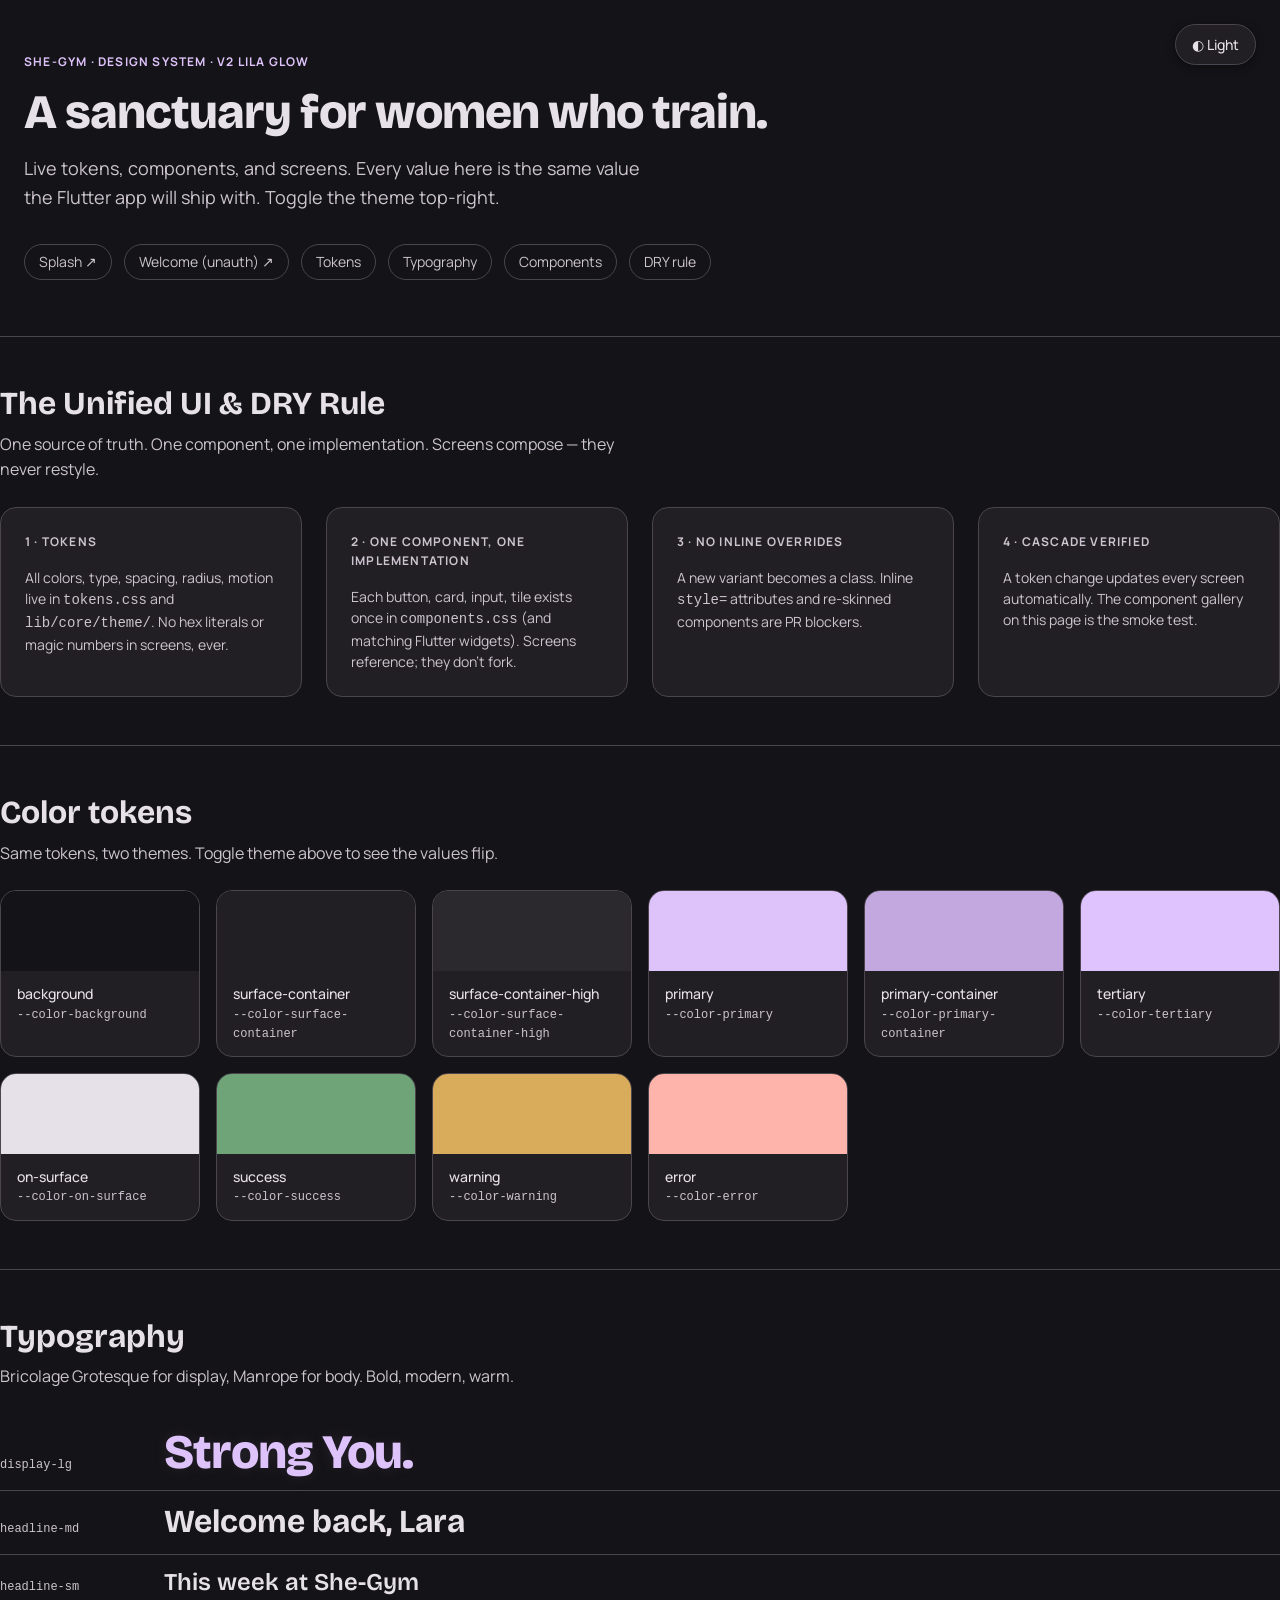
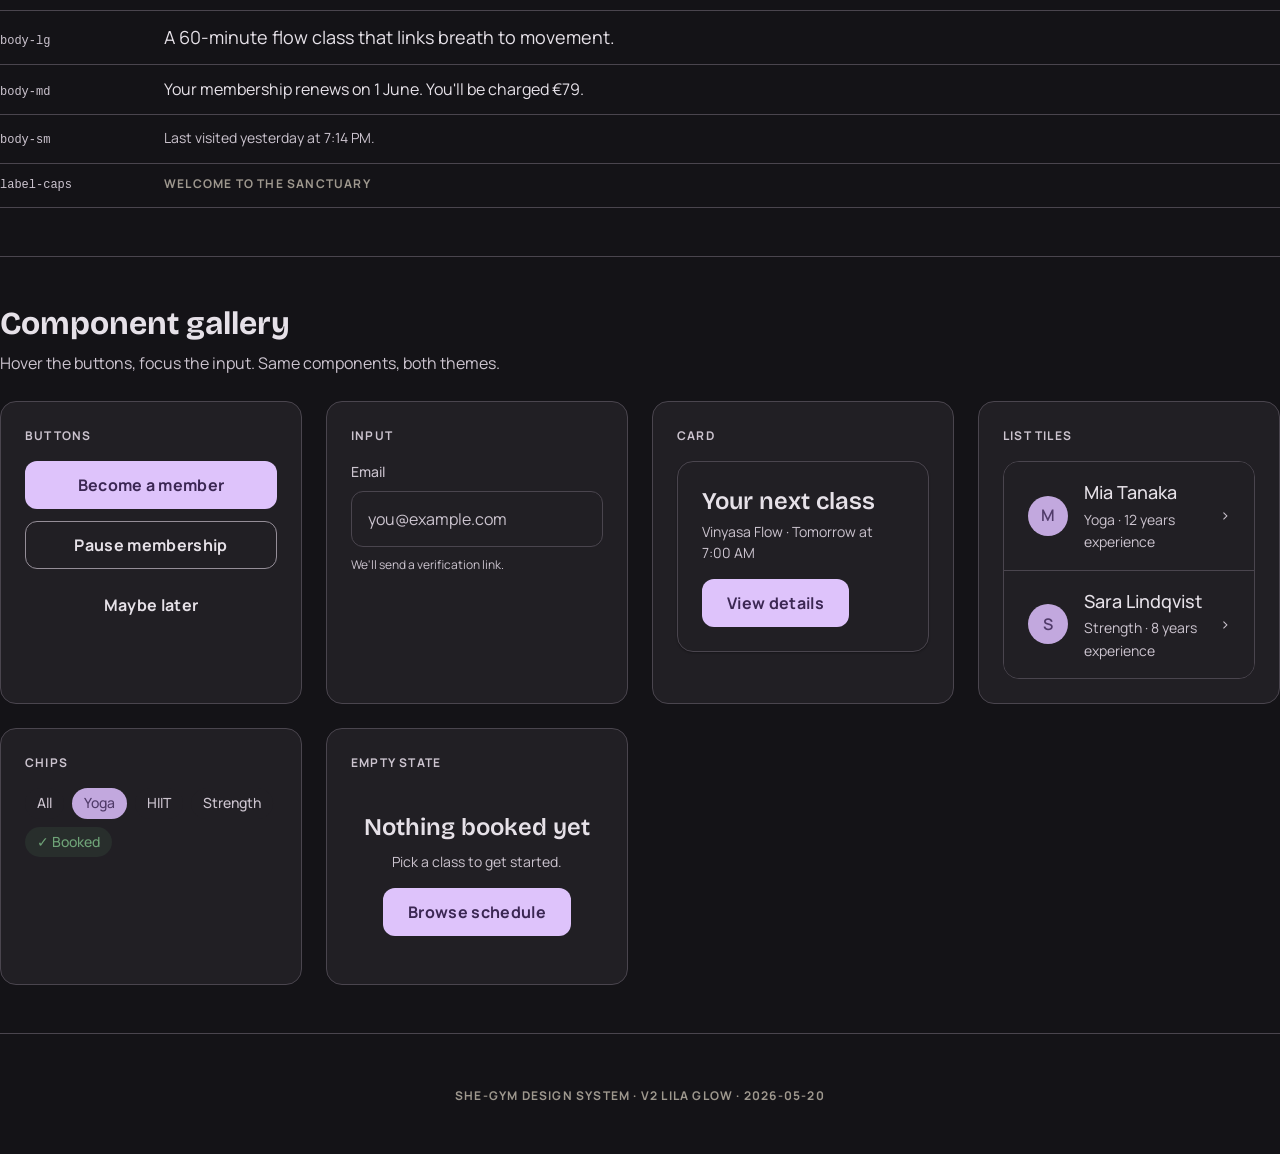
<file: index.html>
<!doctype html>
<html lang="en" data-theme="dark">
<head>
  <meta charset="utf-8" />
  <meta name="viewport" content="width=device-width,initial-scale=1" />
  <title>She-Gym — Design System (Lila Glow v2)</title>
  <link rel="preconnect" href="https://fonts.googleapis.com">
  <link rel="preconnect" href="https://fonts.gstatic.com" crossorigin>
  <link href="https://fonts.googleapis.com/css2?family=Bricolage+Grotesque:wght@600;700;800&family=Manrope:wght@400;500;700&display=swap" rel="stylesheet">
  <link rel="stylesheet" href="tokens.css">
  <link rel="stylesheet" href="components.css">
</head>
<body>

<button class="theme-toggle" onclick="toggleTheme()" id="theme-btn">◐ Light</button>

<header class="container" style="padding-top: var(--space-7); padding-bottom: var(--space-5);">
  <span class="label-caps text-primary">She-Gym · Design System · v2 Lila Glow</span>
  <h1 class="display-lg text-on-surface" style="margin-top: var(--space-3);">A sanctuary for women who train.</h1>
  <p class="body-lg text-on-surface-variant" style="max-width: 640px; margin-top: var(--space-4);">
    Live tokens, components, and screens. Every value here is the same value the Flutter app will ship with. Toggle the theme top-right.
  </p>

  <nav class="nav-pills" style="margin-top: var(--space-6);">
    <a class="nav-pill" href="splash.html">Splash ↗</a>
    <a class="nav-pill" href="welcome.html">Welcome (unauth) ↗</a>
    <a class="nav-pill" href="#tokens">Tokens</a>
    <a class="nav-pill" href="#type">Typography</a>
    <a class="nav-pill" href="#components">Components</a>
    <a class="nav-pill" href="#rule">DRY rule</a>
  </nav>
</header>

<!-- ============== DRY rule ============== -->
<section class="container section" id="rule">
  <div class="section-header">
    <h2 class="headline-md">The Unified UI &amp; DRY Rule</h2>
    <p class="section-lede body-md">One source of truth. One component, one implementation. Screens compose — they never restyle.</p>
  </div>
  <div class="comp-grid">
    <div class="comp-card">
      <div class="comp-card__title">1 · Tokens</div>
      <p class="body-sm text-on-surface-variant">All colors, type, spacing, radius, motion live in <code>tokens.css</code> and <code>lib/core/theme/</code>. No hex literals or magic numbers in screens, ever.</p>
    </div>
    <div class="comp-card">
      <div class="comp-card__title">2 · One component, one implementation</div>
      <p class="body-sm text-on-surface-variant">Each button, card, input, tile exists once in <code>components.css</code> (and matching Flutter widgets). Screens reference; they don't fork.</p>
    </div>
    <div class="comp-card">
      <div class="comp-card__title">3 · No inline overrides</div>
      <p class="body-sm text-on-surface-variant">A new variant becomes a class. Inline <code>style=</code> attributes and re-skinned components are PR blockers.</p>
    </div>
    <div class="comp-card">
      <div class="comp-card__title">4 · Cascade verified</div>
      <p class="body-sm text-on-surface-variant">A token change updates every screen automatically. The component gallery on this page is the smoke test.</p>
    </div>
  </div>
</section>

<!-- ============== Tokens ============== -->
<section class="container section" id="tokens">
  <div class="section-header">
    <h2 class="headline-md">Color tokens</h2>
    <p class="section-lede body-md">Same tokens, two themes. Toggle theme above to see the values flip.</p>
  </div>
  <div class="swatch-grid">
    <div class="swatch"><div class="swatch__chip" style="background: var(--color-background);"></div><div class="swatch__meta"><div class="swatch__name">background</div><div class="swatch__hex">--color-background</div></div></div>
    <div class="swatch"><div class="swatch__chip" style="background: var(--color-surface-container);"></div><div class="swatch__meta"><div class="swatch__name">surface-container</div><div class="swatch__hex">--color-surface-container</div></div></div>
    <div class="swatch"><div class="swatch__chip" style="background: var(--color-surface-container-high);"></div><div class="swatch__meta"><div class="swatch__name">surface-container-high</div><div class="swatch__hex">--color-surface-container-high</div></div></div>
    <div class="swatch"><div class="swatch__chip" style="background: var(--color-primary);"></div><div class="swatch__meta"><div class="swatch__name">primary</div><div class="swatch__hex">--color-primary</div></div></div>
    <div class="swatch"><div class="swatch__chip" style="background: var(--color-primary-container);"></div><div class="swatch__meta"><div class="swatch__name">primary-container</div><div class="swatch__hex">--color-primary-container</div></div></div>
    <div class="swatch"><div class="swatch__chip" style="background: var(--color-tertiary);"></div><div class="swatch__meta"><div class="swatch__name">tertiary</div><div class="swatch__hex">--color-tertiary</div></div></div>
    <div class="swatch"><div class="swatch__chip" style="background: var(--color-on-surface);"></div><div class="swatch__meta"><div class="swatch__name">on-surface</div><div class="swatch__hex">--color-on-surface</div></div></div>
    <div class="swatch"><div class="swatch__chip" style="background: var(--color-success);"></div><div class="swatch__meta"><div class="swatch__name">success</div><div class="swatch__hex">--color-success</div></div></div>
    <div class="swatch"><div class="swatch__chip" style="background: var(--color-warning);"></div><div class="swatch__meta"><div class="swatch__name">warning</div><div class="swatch__hex">--color-warning</div></div></div>
    <div class="swatch"><div class="swatch__chip" style="background: var(--color-error);"></div><div class="swatch__meta"><div class="swatch__name">error</div><div class="swatch__hex">--color-error</div></div></div>
  </div>
</section>

<!-- ============== Typography ============== -->
<section class="container section" id="type">
  <div class="section-header">
    <h2 class="headline-md">Typography</h2>
    <p class="section-lede body-md">Bricolage Grotesque for display, Manrope for body. Bold, modern, warm.</p>
  </div>
  <div class="type-row"><div class="type-row__label">display-lg</div><div class="display-lg text-primary text-glow">Strong You.</div></div>
  <div class="type-row"><div class="type-row__label">headline-md</div><div class="headline-md">Welcome back, Lara</div></div>
  <div class="type-row"><div class="type-row__label">headline-sm</div><div class="headline-sm">This week at She-Gym</div></div>
  <div class="type-row"><div class="type-row__label">body-lg</div><div class="body-lg">A 60-minute flow class that links breath to movement.</div></div>
  <div class="type-row"><div class="type-row__label">body-md</div><div class="body-md">Your membership renews on 1 June. You'll be charged €79.</div></div>
  <div class="type-row"><div class="type-row__label">body-sm</div><div class="body-sm text-on-surface-variant">Last visited yesterday at 7:14 PM.</div></div>
  <div class="type-row"><div class="type-row__label">label-caps</div><div class="label-caps text-cream-dim">Welcome to the sanctuary</div></div>
</section>

<!-- ============== Components ============== -->
<section class="container section" id="components">
  <div class="section-header">
    <h2 class="headline-md">Component gallery</h2>
    <p class="section-lede body-md">Hover the buttons, focus the input. Same components, both themes.</p>
  </div>
  <div class="comp-grid">

    <div class="comp-card">
      <div class="comp-card__title">Buttons</div>
      <div class="comp-stack">
        <button class="btn btn--primary btn--full">Become a member</button>
        <button class="btn btn--secondary btn--full">Pause membership</button>
        <button class="btn btn--ghost btn--full">Maybe later</button>
      </div>
    </div>

    <div class="comp-card">
      <div class="comp-card__title">Input</div>
      <label class="field-label" for="demo-email">Email</label>
      <input id="demo-email" class="input" type="email" placeholder="you@example.com" />
      <div class="field-help">We'll send a verification link.</div>
    </div>

    <div class="comp-card">
      <div class="comp-card__title">Card</div>
      <div class="card">
        <div class="headline-sm">Your next class</div>
        <p class="body-sm text-on-surface-variant" style="margin-top: var(--space-1);">Vinyasa Flow · Tomorrow at 7:00 AM</p>
        <button class="btn btn--primary" style="margin-top: var(--space-4);">View details</button>
      </div>
    </div>

    <div class="comp-card">
      <div class="comp-card__title">List tiles</div>
      <div style="background: var(--color-surface-container); border-radius: var(--radius-lg); overflow: hidden; border: 1px solid var(--color-outline-variant);">
        <a href="#" class="list-tile">
          <div class="list-tile__avatar">M</div>
          <div class="list-tile__text">
            <div class="list-tile__title">Mia Tanaka</div>
            <div class="list-tile__subtitle">Yoga · 12 years experience</div>
          </div>
          <div class="list-tile__trail">›</div>
        </a>
        <a href="#" class="list-tile">
          <div class="list-tile__avatar">S</div>
          <div class="list-tile__text">
            <div class="list-tile__title">Sara Lindqvist</div>
            <div class="list-tile__subtitle">Strength · 8 years experience</div>
          </div>
          <div class="list-tile__trail">›</div>
        </a>
      </div>
    </div>

    <div class="comp-card">
      <div class="comp-card__title">Chips</div>
      <div style="display: flex; flex-wrap: wrap; gap: var(--space-2);">
        <span class="chip">All</span>
        <span class="chip chip--active">Yoga</span>
        <span class="chip">HIIT</span>
        <span class="chip">Strength</span>
        <span class="chip chip--success">✓ Booked</span>
      </div>
    </div>

    <div class="comp-card">
      <div class="comp-card__title">Empty state</div>
      <div style="text-align: center; padding: var(--space-5) 0;">
        <div class="headline-sm">Nothing booked yet</div>
        <p class="body-sm text-on-surface-variant" style="margin: var(--space-2) 0 var(--space-4);">Pick a class to get started.</p>
        <button class="btn btn--primary">Browse schedule</button>
      </div>
    </div>

  </div>
</section>

<!-- ============== Footer ============== -->
<footer class="container section" style="text-align: center;">
  <span class="label-caps text-cream-dim">She-Gym Design System · v2 Lila Glow · 2026-05-20</span>
</footer>

<script>
  function toggleTheme() {
    const html = document.documentElement;
    const isDark = html.getAttribute('data-theme') === 'dark';
    html.setAttribute('data-theme', isDark ? 'light' : 'dark');
    document.getElementById('theme-btn').textContent = isDark ? '◑ Dark' : '◐ Light';
  }
</script>

</body>
</html>
</file>
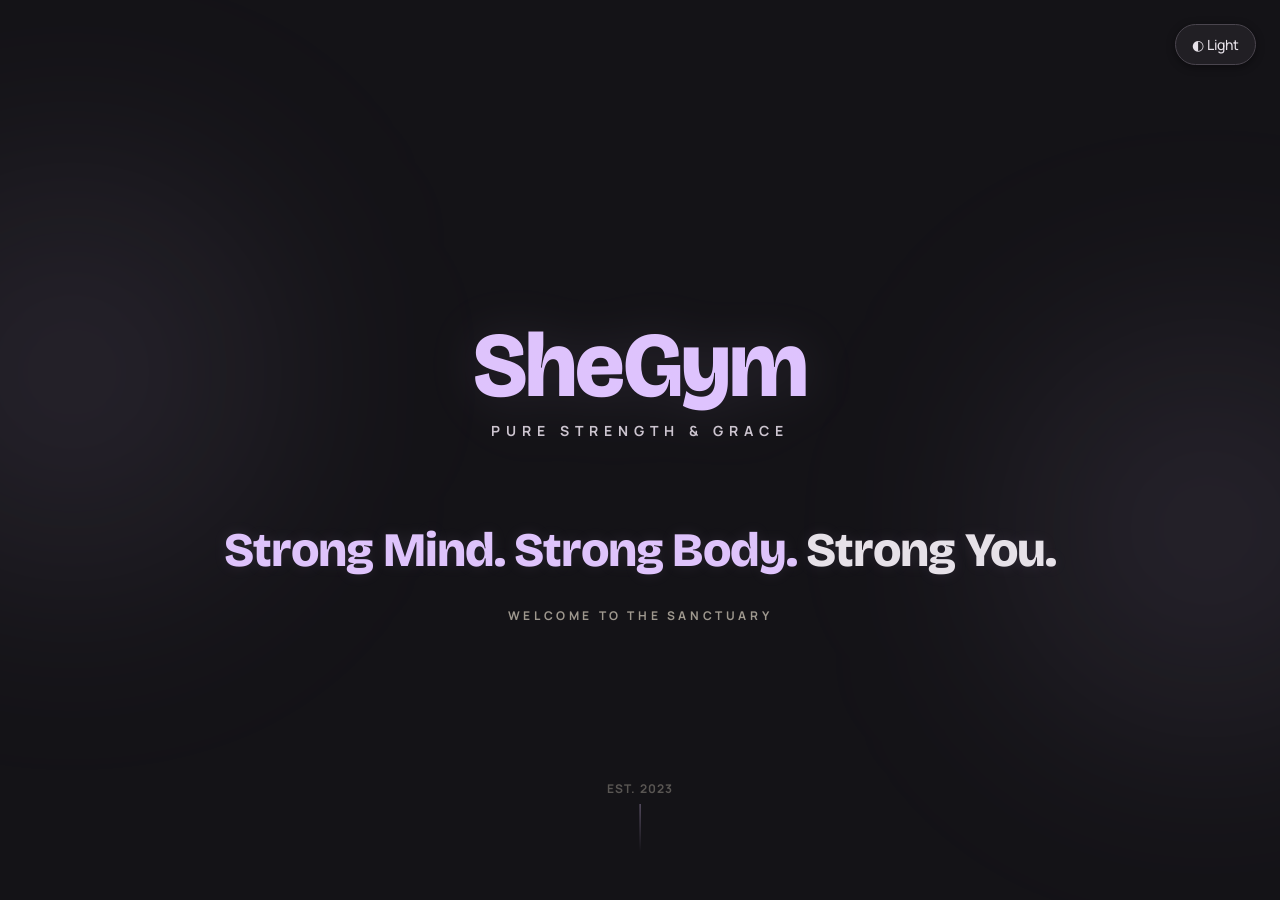
<file: splash.html>
<!doctype html>
<html lang="en" data-theme="dark">
<head>
  <meta charset="utf-8" />
  <meta name="viewport" content="width=device-width,initial-scale=1" />
  <title>She-Gym — Welcome to the Sanctuary</title>
  <link rel="preconnect" href="https://fonts.googleapis.com">
  <link rel="preconnect" href="https://fonts.gstatic.com" crossorigin>
  <link href="https://fonts.googleapis.com/css2?family=Bricolage+Grotesque:wght@600;700;800&family=Manrope:wght@400;500;700&display=swap" rel="stylesheet">
  <link rel="stylesheet" href="tokens.css">
  <link rel="stylesheet" href="components.css">
</head>
<body>

<button class="theme-toggle" onclick="toggleTheme()" id="theme-btn" aria-label="Toggle theme">◐ Light</button>

<main class="splash">
  <div class="glow-orb glow-orb--primary glow-orb--top-left" aria-hidden="true"></div>
  <div class="glow-orb glow-orb--tertiary glow-orb--bottom-right" aria-hidden="true"></div>

  <div class="splash__content">
    <div class="logo-container">
      <svg class="logo-mark" viewBox="0 0 420 200" xmlns="http://www.w3.org/2000/svg" role="img" aria-label="SheGym">
        <defs>
          <linearGradient id="logoGrad" x1="0" y1="0" x2="1" y2="1">
            <stop offset="0%"  stop-color="var(--color-primary)" />
            <stop offset="100%" stop-color="var(--color-tertiary)" />
          </linearGradient>
        </defs>
        <text x="210" y="120" text-anchor="middle"
              font-family="Bricolage Grotesque, serif"
              font-size="92"
              font-weight="800"
              letter-spacing="-2"
              fill="url(#logoGrad)">SheGym</text>
        <text x="210" y="160" text-anchor="middle"
              font-family="Manrope, sans-serif"
              font-size="14"
              font-weight="700"
              letter-spacing="6"
              fill="var(--color-on-surface-variant)">PURE STRENGTH &amp; GRACE</text>
      </svg>
    </div>

    <div class="splash__tagline fade-in fade-in--delay-1">
      <h1 class="display-lg text-primary text-glow">
        Strong Mind. <br class="md-only">
        Strong Body. <br class="md-only">
        <span class="text-on-surface">Strong You.</span>
      </h1>
    </div>

    <p class="splash__welcome label-caps text-cream-dim fade-in fade-in--delay-2" style="letter-spacing: 0.3em;">
      Welcome to the Sanctuary
    </p>
  </div>

  <div class="splash__deco deco-mark">
    <span class="label-caps text-cream-dim">EST. 2023</span>
    <div class="divider--vertical"></div>
  </div>
</main>

<script>
  function toggleTheme() {
    const html = document.documentElement;
    const isDark = html.getAttribute('data-theme') === 'dark';
    html.setAttribute('data-theme', isDark ? 'light' : 'dark');
    document.getElementById('theme-btn').textContent = isDark ? '◑ Dark' : '◐ Light';
  }
  // Show <br> only on mobile via a tiny inline rule (kept here, single place)
  const css = document.createElement('style');
  css.textContent = '.md-only { display: inline; } @media (min-width: 768px) { .md-only { display: none; } }';
  document.head.appendChild(css);
</script>

</body>
</html>
</file>
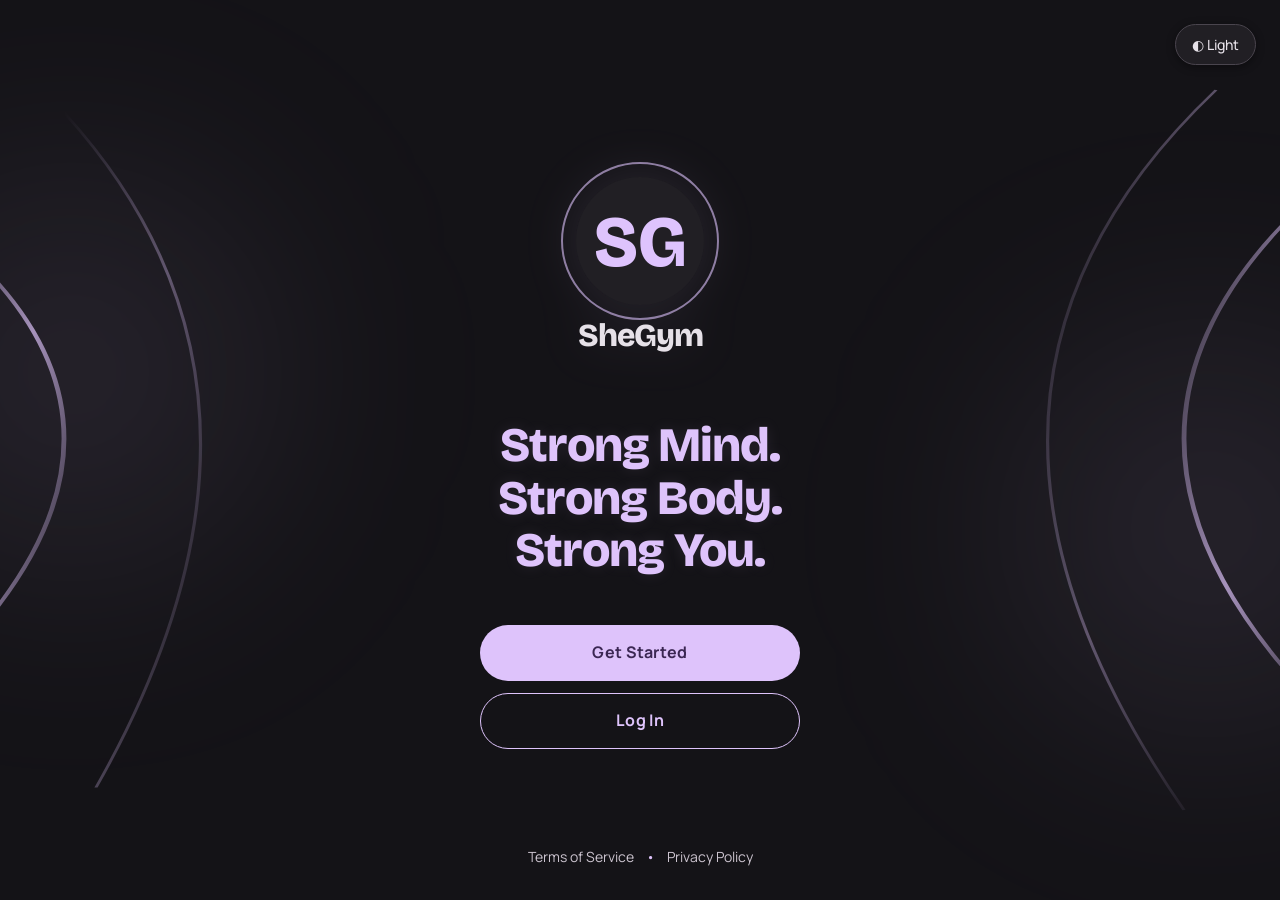
<file: welcome.html>
<!doctype html>
<html lang="en" data-theme="dark">
<head>
  <meta charset="utf-8" />
  <meta name="viewport" content="width=device-width,initial-scale=1" />
  <title>She-Gym — Welcome</title>
  <link rel="preconnect" href="https://fonts.googleapis.com">
  <link rel="preconnect" href="https://fonts.gstatic.com" crossorigin>
  <link href="https://fonts.googleapis.com/css2?family=Bricolage+Grotesque:wght@600;700;800&family=Manrope:wght@400;500;700&display=swap" rel="stylesheet">
  <link rel="stylesheet" href="tokens.css">
  <link rel="stylesheet" href="components.css">
</head>
<body>

<button class="theme-toggle" onclick="toggleTheme()" id="theme-btn">◐ Light</button>

<main class="splash">

  <!-- Atmospheric glows (token-driven) -->
  <div class="glow-orb glow-orb--primary glow-orb--top-left" aria-hidden="true"></div>
  <div class="glow-orb glow-orb--tertiary glow-orb--bottom-right" aria-hidden="true"></div>

  <!-- Decorative edge streaks -->
  <div class="edge-streaks" aria-hidden="true">
    <svg viewBox="0 0 400 800" preserveAspectRatio="none" xmlns="http://www.w3.org/2000/svg">
      <defs>
        <linearGradient id="streakGrad" x1="0" y1="0" x2="1" y2="1">
          <stop offset="0%"  stop-color="var(--color-primary)" stop-opacity="0"/>
          <stop offset="50%" stop-color="var(--color-primary)" stop-opacity="0.7"/>
          <stop offset="100%" stop-color="var(--color-primary)" stop-opacity="0"/>
        </linearGradient>
      </defs>
      <!-- Left curve -->
      <path d="M -20 200 Q 60 380 -20 600" fill="none" stroke="url(#streakGrad)" stroke-width="1.5" />
      <path d="M 20 100 Q 100 350 30 700" fill="none" stroke="url(#streakGrad)" stroke-width="1" opacity="0.5" />
      <!-- Right curve -->
      <path d="M 420 150 Q 320 380 420 650" fill="none" stroke="url(#streakGrad)" stroke-width="1.5" />
      <path d="M 380 80 Q 280 350 370 720" fill="none" stroke="url(#streakGrad)" stroke-width="1" opacity="0.5" />
    </svg>
  </div>

  <!-- Hero content -->
  <div class="splash__content">

    <div class="logo-container">
      <svg class="logo-mark" viewBox="0 0 420 220" xmlns="http://www.w3.org/2000/svg" role="img" aria-label="SheGym">
        <defs>
          <linearGradient id="logoGrad" x1="0" y1="0" x2="1" y2="1">
            <stop offset="0%"   stop-color="var(--color-primary)"/>
            <stop offset="100%" stop-color="var(--color-tertiary)"/>
          </linearGradient>
        </defs>
        <!-- Decorative ring -->
        <circle cx="210" cy="90" r="78" fill="none" stroke="url(#logoGrad)" stroke-width="2" opacity="0.6"/>
        <circle cx="210" cy="90" r="64" fill="var(--color-surface-container)" />
        <!-- Monogram -->
        <text x="210" y="115" text-anchor="middle"
              font-family="Bricolage Grotesque, serif"
              font-size="72" font-weight="800"
              fill="url(#logoGrad)">SG</text>
        <!-- Wordmark -->
        <text x="210" y="195" text-anchor="middle"
              font-family="Bricolage Grotesque, serif"
              font-size="32" font-weight="800"
              letter-spacing="-1"
              fill="var(--color-on-surface)">SheGym</text>
      </svg>
    </div>

    <div class="splash__tagline fade-in fade-in--delay-1">
      <h1 class="display-lg text-primary text-glow">
        Strong Mind.<br>
        Strong Body.<br>
        Strong You.
      </h1>
    </div>

    <div class="splash__ctas fade-in fade-in--delay-2">
      <a href="#" class="btn btn--primary btn--lg btn--pill btn--full">Get Started</a>
      <a href="#" class="btn btn--secondary btn--lg btn--pill btn--full">Log In</a>
    </div>

  </div>

  <!-- Footer legal links -->
  <div class="splash__footer">
    <nav class="footer-links">
      <a href="#">Terms of Service</a>
      <span class="footer-links__sep">•</span>
      <a href="#">Privacy Policy</a>
    </nav>
  </div>

</main>

<script>
  function toggleTheme() {
    const html = document.documentElement;
    const isDark = html.getAttribute('data-theme') === 'dark';
    html.setAttribute('data-theme', isDark ? 'light' : 'dark');
    document.getElementById('theme-btn').textContent = isDark ? '◑ Dark' : '◐ Light';
  }
</script>

</body>
</html>
</file>
<file: tokens.css>
/* =================================================================
   She-Gym — Design Tokens (Lila Glow v2)
   Single source of truth. Every color, size, font, and motion value
   the app uses is declared here. No screen or component is allowed
   to hardcode hex values or magic numbers.
   ================================================================= */

:root {
  /* ---------- COLOR — LIGHT THEME (default) ---------- */
  --color-background:                #FAF7F2;
  --color-surface:                   #FAF7F2;
  --color-surface-container-lowest:  #FFFFFF;
  --color-surface-container-low:     #F8F2E9;
  --color-surface-container:         #F2EEE5;
  --color-surface-container-high:    #EDE4D2;
  --color-surface-container-highest: #E8DEC8;
  --color-surface-bright:            #FFFFFF;
  --color-surface-dim:               #F2EEE5;

  --color-on-surface:                #2A2622;
  --color-on-surface-variant:        #4E483F;
  --color-on-background:             #2A2622;

  --color-primary:                   #6B49A3;
  --color-on-primary:                #FFFFFF;
  --color-primary-container:         #E9D9FF;
  --color-on-primary-container:      #2A1759;

  --color-secondary:                 #6E6457;
  --color-on-secondary:              #FFFFFF;
  --color-secondary-container:       #EAE2D0;
  --color-on-secondary-container:    #2A2419;

  --color-tertiary:                  #7E5BB8;
  --color-on-tertiary:               #FFFFFF;
  --color-tertiary-container:        #EDDCFF;
  --color-on-tertiary-container:     #2A1759;

  --color-error:                     #B85450;
  --color-on-error:                  #FFFFFF;
  --color-success:                   #4A7C59;
  --color-warning:                   #C9963D;
  --color-info:                      #5B7FA8;

  --color-outline:                   #9A9082;
  --color-outline-variant:           #CDC4B3;

  --color-cream-dim:                 rgba(42, 38, 34, 0.62);
  --color-lila-soft:                 rgba(107, 73, 163, 0.10);
  --color-glass-border:              rgba(42, 38, 34, 0.08);

  /* Glow tints used by atmospheric backgrounds */
  --color-glow-primary:              rgba(126, 91, 184, 0.18);
  --color-glow-tertiary:             rgba(194, 168, 222, 0.20);

  /* ---------- TYPOGRAPHY ---------- */
  --font-display: 'Bricolage Grotesque', Georgia, serif;
  --font-body:    'Manrope', -apple-system, BlinkMacSystemFont, 'Inter', sans-serif;

  --type-display-lg-size:     48px;
  --type-display-lg-line:     1.1;
  --type-display-lg-tracking: -0.02em;
  --type-display-lg-weight:   800;

  --type-display-lg-mobile-size: 36px;
  --type-display-lg-mobile-line: 1.1;
  --type-display-lg-mobile-weight: 800;

  --type-headline-md-size:    32px;
  --type-headline-md-line:    1.2;
  --type-headline-md-weight:  700;

  --type-headline-sm-size:    24px;
  --type-headline-sm-line:    1.3;
  --type-headline-sm-weight:  600;

  --type-body-lg-size:        18px;
  --type-body-lg-line:        1.6;
  --type-body-lg-weight:      400;

  --type-body-md-size:        16px;
  --type-body-md-line:        1.6;
  --type-body-md-weight:      400;

  --type-body-sm-size:        14px;
  --type-body-sm-line:        1.5;
  --type-body-sm-weight:      400;

  --type-label-caps-size:     12px;
  --type-label-caps-line:     1.2;
  --type-label-caps-tracking: 0.1em;
  --type-label-caps-weight:   700;

  --type-cta-size:            16px;
  --type-cta-line:            1;
  --type-cta-tracking:        0.02em;
  --type-cta-weight:          700;

  /* ---------- SPACING ---------- */
  --space-1: 4px;
  --space-2: 8px;
  --space-3: 12px;
  --space-4: 16px;
  --space-5: 24px;
  --space-6: 32px;
  --space-7: 48px;
  --space-8: 64px;
  --space-9: 96px;

  --gutter:           24px;
  --margin-mobile:    16px;
  --stack-xs:          8px;
  --stack-md:         24px;
  --stack-lg:         48px;
  --container-max: 1280px;

  /* ---------- RADIUS ---------- */
  --radius-xs:   4px;
  --radius-sm:   8px;
  --radius-md:  12px;
  --radius-lg:  16px;
  --radius-xl:  24px;
  --radius-full: 9999px;

  /* ---------- ELEVATION ---------- */
  --elev-0: none;
  --elev-1: 0 1px 2px rgba(20, 15, 10, 0.04);
  --elev-2: 0 2px 8px rgba(20, 15, 10, 0.06);
  --elev-3: 0 8px 24px rgba(20, 15, 10, 0.08);

  /* ---------- MOTION ---------- */
  --motion-instant: 100ms;
  --motion-quick:   150ms;
  --motion-default: 250ms;
  --motion-slow:    400ms;
  --motion-ambient: 6000ms;
  --easing:         cubic-bezier(0.2, 0.0, 0.0, 1.0);

  /* ---------- LAYOUT ---------- */
  --phone-width:   340px;
  --phone-height:  720px;
}

/* ---------- DARK THEME OVERRIDES ---------- */
[data-theme="dark"] {
  --color-background:                #141317;
  --color-surface:                   #141317;
  --color-surface-container-lowest:  #0F0D12;
  --color-surface-container-low:     #1D1B20;
  --color-surface-container:         #211F24;
  --color-surface-container-high:    #2B292E;
  --color-surface-container-highest: #363439;
  --color-surface-bright:            #3B383E;
  --color-surface-dim:               #141317;

  --color-on-surface:                #E6E1E8;
  --color-on-surface-variant:        #CCC4CF;
  --color-on-background:             #E6E1E8;

  --color-primary:                   #DEC3FB;
  --color-on-primary:                #3B2753;
  --color-primary-container:         #C2A8DE;
  --color-on-primary-container:      #503B69;

  --color-secondary:                 #CEC6B5;
  --color-on-secondary:              #343024;
  --color-secondary-container:       #4B4639;
  --color-on-secondary-container:    #BCB4A4;

  --color-tertiary:                  #DEC3FF;
  --color-on-tertiary:               #3C235F;
  --color-tertiary-container:        #C4A6EB;
  --color-on-tertiary-container:     #523875;

  --color-error:                     #FFB4AB;
  --color-on-error:                  #690005;
  --color-success:                   #6FA378;
  --color-warning:                   #D9AC5C;
  --color-info:                      #7BA0CC;

  --color-outline:                   #958E98;
  --color-outline-variant:           #4A454E;

  --color-cream-dim:                 rgba(243, 234, 216, 0.62);
  --color-lila-soft:                 rgba(194, 168, 222, 0.18);
  --color-glass-border:              rgba(248, 240, 225, 0.10);

  --color-glow-primary:              rgba(222, 195, 251, 0.10);
  --color-glow-tertiary:             rgba(222, 195, 255, 0.10);

  --elev-1: 0 1px 2px rgba(0, 0, 0, 0.30);
  --elev-2: 0 2px 8px rgba(0, 0, 0, 0.40);
  --elev-3: 0 8px 24px rgba(0, 0, 0, 0.50);
}
</file>
<file: components.css>
/* =================================================================
   She-Gym — Component library
   Every reusable visual element lives here. Screens reference these
   classes only; they never restyle them or override with inline values.
   ================================================================= */

/* ---------- RESET ---------- */
*, *::before, *::after { box-sizing: border-box; margin: 0; padding: 0; }
html { scroll-behavior: smooth; }
body {
  font-family: var(--font-body);
  font-size: var(--type-body-md-size);
  line-height: var(--type-body-md-line);
  color: var(--color-on-background);
  background: var(--color-background);
  -webkit-font-smoothing: antialiased;
  transition: background var(--motion-default) var(--easing), color var(--motion-default) var(--easing);
}
a { color: inherit; text-decoration: none; }
img { max-width: 100%; display: block; }

/* ---------- TYPOGRAPHY ---------- */
.display-lg {
  font-family: var(--font-display);
  font-size: var(--type-display-lg-mobile-size);
  line-height: var(--type-display-lg-mobile-line);
  font-weight: var(--type-display-lg-mobile-weight);
  letter-spacing: var(--type-display-lg-tracking);
}
@media (min-width: 768px) {
  .display-lg {
    font-size: var(--type-display-lg-size);
    line-height: var(--type-display-lg-line);
    font-weight: var(--type-display-lg-weight);
  }
}
.headline-md { font-family: var(--font-display); font-size: var(--type-headline-md-size); line-height: var(--type-headline-md-line); font-weight: var(--type-headline-md-weight); }
.headline-sm { font-family: var(--font-display); font-size: var(--type-headline-sm-size); line-height: var(--type-headline-sm-line); font-weight: var(--type-headline-sm-weight); }
.body-lg     { font-size: var(--type-body-lg-size); line-height: var(--type-body-lg-line); font-weight: var(--type-body-lg-weight); }
.body-md     { font-size: var(--type-body-md-size); line-height: var(--type-body-md-line); font-weight: var(--type-body-md-weight); }
.body-sm     { font-size: var(--type-body-sm-size); line-height: var(--type-body-sm-line); font-weight: var(--type-body-sm-weight); }
.label-caps  {
  font-size: var(--type-label-caps-size);
  line-height: var(--type-label-caps-line);
  letter-spacing: var(--type-label-caps-tracking);
  font-weight: var(--type-label-caps-weight);
  text-transform: uppercase;
}
.cta-text    { font-size: var(--type-cta-size); line-height: var(--type-cta-line); letter-spacing: var(--type-cta-tracking); font-weight: var(--type-cta-weight); }

.text-primary       { color: var(--color-primary); }
.text-on-surface    { color: var(--color-on-surface); }
.text-on-surface-variant { color: var(--color-on-surface-variant); }
.text-cream-dim     { color: var(--color-cream-dim); }
.text-tertiary      { color: var(--color-tertiary); }
.text-glow {
  text-shadow: 0 0 15px var(--color-glow-tertiary);
}

/* ---------- LAYOUT HELPERS ---------- */
.container {
  width: 100%;
  max-width: var(--container-max);
  margin: 0 auto;
  padding: 0 var(--gutter);
}
.section {
  padding: var(--space-7) 0;
  border-top: 1px solid var(--color-outline-variant);
}
.section-header {
  margin-bottom: var(--stack-md);
}
.section-lede {
  color: var(--color-on-surface-variant);
  max-width: 640px;
  margin-top: var(--space-2);
}

/* ---------- BUTTONS ---------- */
.btn {
  display: inline-flex;
  align-items: center;
  justify-content: center;
  gap: var(--space-2);
  height: 48px;
  padding: 0 var(--space-5);
  border-radius: var(--radius-md);
  border: 1px solid transparent;
  font-family: var(--font-body);
  font-size: var(--type-cta-size);
  font-weight: var(--type-cta-weight);
  letter-spacing: var(--type-cta-tracking);
  cursor: pointer;
  transition: background var(--motion-quick) var(--easing), transform var(--motion-quick) var(--easing), border-color var(--motion-quick) var(--easing);
  white-space: nowrap;
}
.btn:active { transform: scale(0.98); }
.btn--primary {
  background: var(--color-primary);
  color: var(--color-on-primary);
}
.btn--primary:hover { background: var(--color-on-primary-container); color: var(--color-primary-container); }
.btn--secondary {
  background: transparent;
  color: var(--color-on-surface);
  border-color: var(--color-outline);
}
.btn--secondary:hover { background: var(--color-surface-container); }
.btn--ghost {
  background: transparent;
  color: var(--color-on-surface);
}
.btn--ghost:hover { background: var(--color-surface-container); }
.btn--full { width: 100%; }
.btn--lg { height: 56px; padding: 0 var(--space-6); }
.btn--pill { border-radius: var(--radius-full); }
.btn--secondary.btn--pill { border-color: var(--color-primary); color: var(--color-primary); }
.btn--secondary.btn--pill:hover { background: var(--color-lila-soft); }

/* ---------- INPUTS ---------- */
.input {
  width: 100%;
  height: 56px;
  background: var(--color-surface-container);
  border: 1px solid var(--color-outline-variant);
  border-radius: var(--radius-md);
  padding: 0 var(--space-4);
  font-family: var(--font-body);
  font-size: var(--type-body-md-size);
  color: var(--color-on-surface);
  transition: border-color var(--motion-quick) var(--easing);
}
.input:focus { outline: none; border-color: var(--color-primary); border-width: 2px; padding: 0 calc(var(--space-4) - 1px); }
.input::placeholder { color: var(--color-on-surface-variant); }
.field-label { display: block; font-size: var(--type-body-sm-size); font-weight: 500; color: var(--color-on-surface-variant); margin-bottom: var(--space-2); }
.field-help  { font-size: var(--type-label-caps-size); color: var(--color-on-surface-variant); margin-top: var(--space-2); }

/* ---------- CARD ---------- */
.card {
  background: var(--color-surface-container);
  border: 1px solid var(--color-outline-variant);
  border-radius: var(--radius-lg);
  padding: var(--space-5);
  box-shadow: var(--elev-1);
}
.card--raised {
  background: var(--color-surface-container-high);
  box-shadow: var(--elev-2);
}

/* ---------- LIST TILE ---------- */
.list-tile {
  display: flex;
  align-items: center;
  gap: var(--space-4);
  padding: var(--space-4) var(--space-5);
  min-height: 64px;
  background: var(--color-surface-container);
  border-bottom: 1px solid var(--color-outline-variant);
  text-decoration: none;
  color: inherit;
}
.list-tile:last-child { border-bottom: none; }
.list-tile__avatar {
  width: 40px;
  height: 40px;
  border-radius: var(--radius-full);
  background: var(--color-primary-container);
  color: var(--color-on-primary-container);
  display: flex; align-items: center; justify-content: center;
  font-weight: 600;
  flex-shrink: 0;
}
.list-tile__text { flex: 1; min-width: 0; }
.list-tile__title { font-size: var(--type-body-lg-size); font-weight: 500; }
.list-tile__subtitle { font-size: var(--type-body-sm-size); color: var(--color-on-surface-variant); margin-top: 2px; }
.list-tile__trail { color: var(--color-on-surface-variant); }

/* ---------- CHIPS ---------- */
.chip {
  display: inline-flex;
  align-items: center;
  padding: var(--space-1) var(--space-3);
  border-radius: var(--radius-full);
  background: var(--color-surface-container);
  color: var(--color-on-surface-variant);
  font-size: var(--type-body-sm-size);
  font-weight: 500;
}
.chip--active   { background: var(--color-primary-container); color: var(--color-on-primary-container); }
.chip--success  { background: rgba(74, 124, 89, 0.16); color: var(--color-success); }
.chip--outline  { background: transparent; border: 1px solid var(--color-outline-variant); }

/* ---------- DIVIDER ---------- */
.divider {
  height: 1px;
  background: var(--color-outline-variant);
  border: none;
}
.divider--vertical {
  width: 1px;
  height: 48px;
  background: linear-gradient(to bottom, var(--color-primary), transparent);
}

/* ---------- ATMOSPHERIC GLOW ---------- */
@keyframes glow-pulse {
  0%, 100% { opacity: 0.5; transform: scale(1); }
  50%      { opacity: 1;   transform: scale(1.08); }
}
@keyframes float-subtle {
  0%, 100% { transform: translateY(0); }
  50%      { transform: translateY(-10px); }
}
@keyframes fade-in {
  from { opacity: 0; transform: translateY(20px); }
  to   { opacity: 1; transform: translateY(0); }
}

.glow-orb {
  position: absolute;
  width: 384px;
  height: 384px;
  border-radius: var(--radius-full);
  filter: blur(120px);
  pointer-events: none;
  animation: glow-pulse var(--motion-ambient) ease-in-out infinite;
}
.glow-orb--primary  { background: var(--color-glow-primary); }
.glow-orb--tertiary { background: var(--color-glow-tertiary); animation-duration: 8000ms; animation-delay: 1s; }
.glow-orb--top-left     { top: 20%;    left: -120px; }
.glow-orb--bottom-right { bottom: 20%; right: -120px; }

/* ---------- LOGO ---------- */
.logo-container {
  filter: drop-shadow(0 0 25px var(--color-glow-tertiary));
  animation: float-subtle 4s ease-in-out infinite;
}
.logo-mark {
  width: 280px;
  max-width: 100%;
  height: auto;
  display: block;
}
@media (min-width: 768px) {
  .logo-mark { width: 420px; }
}

/* ---------- FADE-IN ENTRY ---------- */
.fade-in {
  opacity: 0;
  animation: fade-in 1.5s ease-out forwards;
}
.fade-in--delay-1 { animation-delay: 0.3s; }
.fade-in--delay-2 { animation-delay: 0.6s; }

/* ---------- DECORATIVE MARK ---------- */
.deco-mark {
  display: flex;
  flex-direction: column;
  align-items: center;
  gap: var(--space-2);
  opacity: 0.5;
}

/* ---------- THEME TOGGLE ---------- */
.theme-toggle {
  position: fixed;
  top: var(--space-5);
  right: var(--space-5);
  z-index: 100;
  display: inline-flex;
  align-items: center;
  gap: var(--space-2);
  padding: 10px 16px;
  border-radius: var(--radius-full);
  background: var(--color-surface-container);
  border: 1px solid var(--color-outline-variant);
  color: var(--color-on-surface);
  font-family: var(--font-body);
  font-size: var(--type-body-sm-size);
  font-weight: 500;
  cursor: pointer;
  box-shadow: var(--elev-2);
  transition: background var(--motion-quick) var(--easing);
}
.theme-toggle:hover { background: var(--color-surface-container-high); }

/* ---------- NAVIGATION ---------- */
.nav-pills {
  display: flex;
  flex-wrap: wrap;
  gap: var(--space-3);
  padding-bottom: var(--space-6);
}
.nav-pill {
  padding: 6px 14px;
  border-radius: var(--radius-full);
  border: 1px solid var(--color-outline-variant);
  font-size: var(--type-body-sm-size);
  color: var(--color-on-surface-variant);
  transition: all var(--motion-quick) var(--easing);
}
.nav-pill:hover {
  color: var(--color-on-surface);
  border-color: var(--color-outline);
  background: var(--color-surface-container);
}

/* ---------- SWATCH (token gallery) ---------- */
.swatch-grid {
  display: grid;
  grid-template-columns: repeat(auto-fill, minmax(200px, 1fr));
  gap: var(--space-4);
}
.swatch {
  border-radius: var(--radius-lg);
  overflow: hidden;
  border: 1px solid var(--color-outline-variant);
  background: var(--color-surface-container);
}
.swatch__chip { height: 80px; }
.swatch__meta { padding: var(--space-3) var(--space-4); }
.swatch__name { font-weight: 500; font-size: var(--type-body-sm-size); }
.swatch__hex  { font-family: 'SF Mono', Menlo, monospace; font-size: var(--type-label-caps-size); color: var(--color-on-surface-variant); }

/* ---------- TYPE ROW (type gallery) ---------- */
.type-row {
  display: grid;
  grid-template-columns: 140px 1fr;
  gap: var(--space-5);
  align-items: baseline;
  padding: var(--space-3) 0;
  border-bottom: 1px solid var(--color-outline-variant);
}
.type-row__label {
  font-family: 'SF Mono', Menlo, monospace;
  font-size: var(--type-label-caps-size);
  color: var(--color-on-surface-variant);
}

/* ---------- COMPONENT GALLERY ---------- */
.comp-grid {
  display: grid;
  grid-template-columns: repeat(auto-fill, minmax(280px, 1fr));
  gap: var(--space-5);
}
.comp-card {
  background: var(--color-surface-container);
  border: 1px solid var(--color-outline-variant);
  border-radius: var(--radius-lg);
  padding: var(--space-5);
}
.comp-card__title {
  font-size: var(--type-label-caps-size);
  letter-spacing: var(--type-label-caps-tracking);
  font-weight: var(--type-label-caps-weight);
  text-transform: uppercase;
  color: var(--color-on-surface-variant);
  margin-bottom: var(--space-4);
}
.comp-stack > * + * { margin-top: var(--space-3); }

/* ---------- PHONE FRAME ---------- */
.phone {
  width: var(--phone-width);
  height: var(--phone-height);
  border-radius: 42px;
  background: var(--color-surface);
  border: 8px solid var(--color-on-surface);
  box-shadow: var(--elev-3);
  overflow: hidden;
  position: relative;
  display: flex;
  flex-direction: column;
}
.phone__notch {
  position: absolute;
  top: 8px;
  left: 50%;
  transform: translateX(-50%);
  width: 100px;
  height: 24px;
  background: var(--color-on-surface);
  border-radius: 12px;
  z-index: 10;
}
.phone__body { flex: 1; overflow-y: auto; }
.phone-caption {
  text-align: center;
  margin-top: var(--space-4);
  font-size: var(--type-body-sm-size);
  color: var(--color-on-surface-variant);
  font-weight: 500;
}
.phones {
  display: grid;
  grid-template-columns: repeat(auto-fill, minmax(360px, 1fr));
  gap: var(--space-7);
  justify-items: center;
}

/* ---------- SPLASH ---------- */
.splash {
  position: relative;
  min-height: 100vh;
  width: 100%;
  display: flex;
  flex-direction: column;
  align-items: center;
  justify-content: center;
  overflow: hidden;
  padding: var(--space-7) var(--margin-mobile);
  background: var(--color-background);
}
.splash__content {
  position: relative;
  z-index: 20;
  display: flex;
  flex-direction: column;
  align-items: center;
  text-align: center;
}
.splash__tagline {
  margin-top: var(--stack-lg);
}
.splash__welcome {
  margin-top: var(--space-6);
}
.splash__deco {
  position: absolute;
  bottom: var(--space-7);
  left: 50%;
  transform: translateX(-50%);
  z-index: 20;
}

/* Decorative side-edge glow streaks (used on welcome) */
.edge-streaks {
  position: absolute;
  inset: 0;
  pointer-events: none;
  overflow: hidden;
  z-index: 5;
}
.edge-streaks svg { width: 100%; height: 100%; }

/* Footer link row */
.footer-links {
  display: flex;
  align-items: center;
  justify-content: center;
  gap: var(--space-3);
  color: var(--color-on-surface-variant);
  font-size: var(--type-body-sm-size);
}
.footer-links a { color: inherit; }
.footer-links a:hover { color: var(--color-on-surface); }
.footer-links__sep { color: var(--color-primary); }

/* Splash CTA stack */
.splash__ctas {
  width: 100%;
  max-width: 320px;
  margin-top: var(--stack-lg);
  display: flex;
  flex-direction: column;
  gap: var(--space-3);
}
.splash__footer {
  position: absolute;
  bottom: var(--space-6);
  left: 0; right: 0;
  z-index: 20;
}

/* Inline phone-sized splash (for the gallery) */
.phone .splash {
  min-height: 100%;
  padding: var(--space-6) var(--space-5);
}
.phone .logo-mark { width: 160px; }
.phone .display-lg {
  font-size: 28px;
  line-height: 1.1;
  font-weight: 800;
}
.phone .glow-orb { width: 240px; height: 240px; filter: blur(80px); }

/* ---------- DRY GUARDRAILS (visual reminder for reviewers) ---------- */
/* If you find yourself reaching for inline style="..." or hex literals,
   stop — add or extend a token / class here instead. */
</file>
